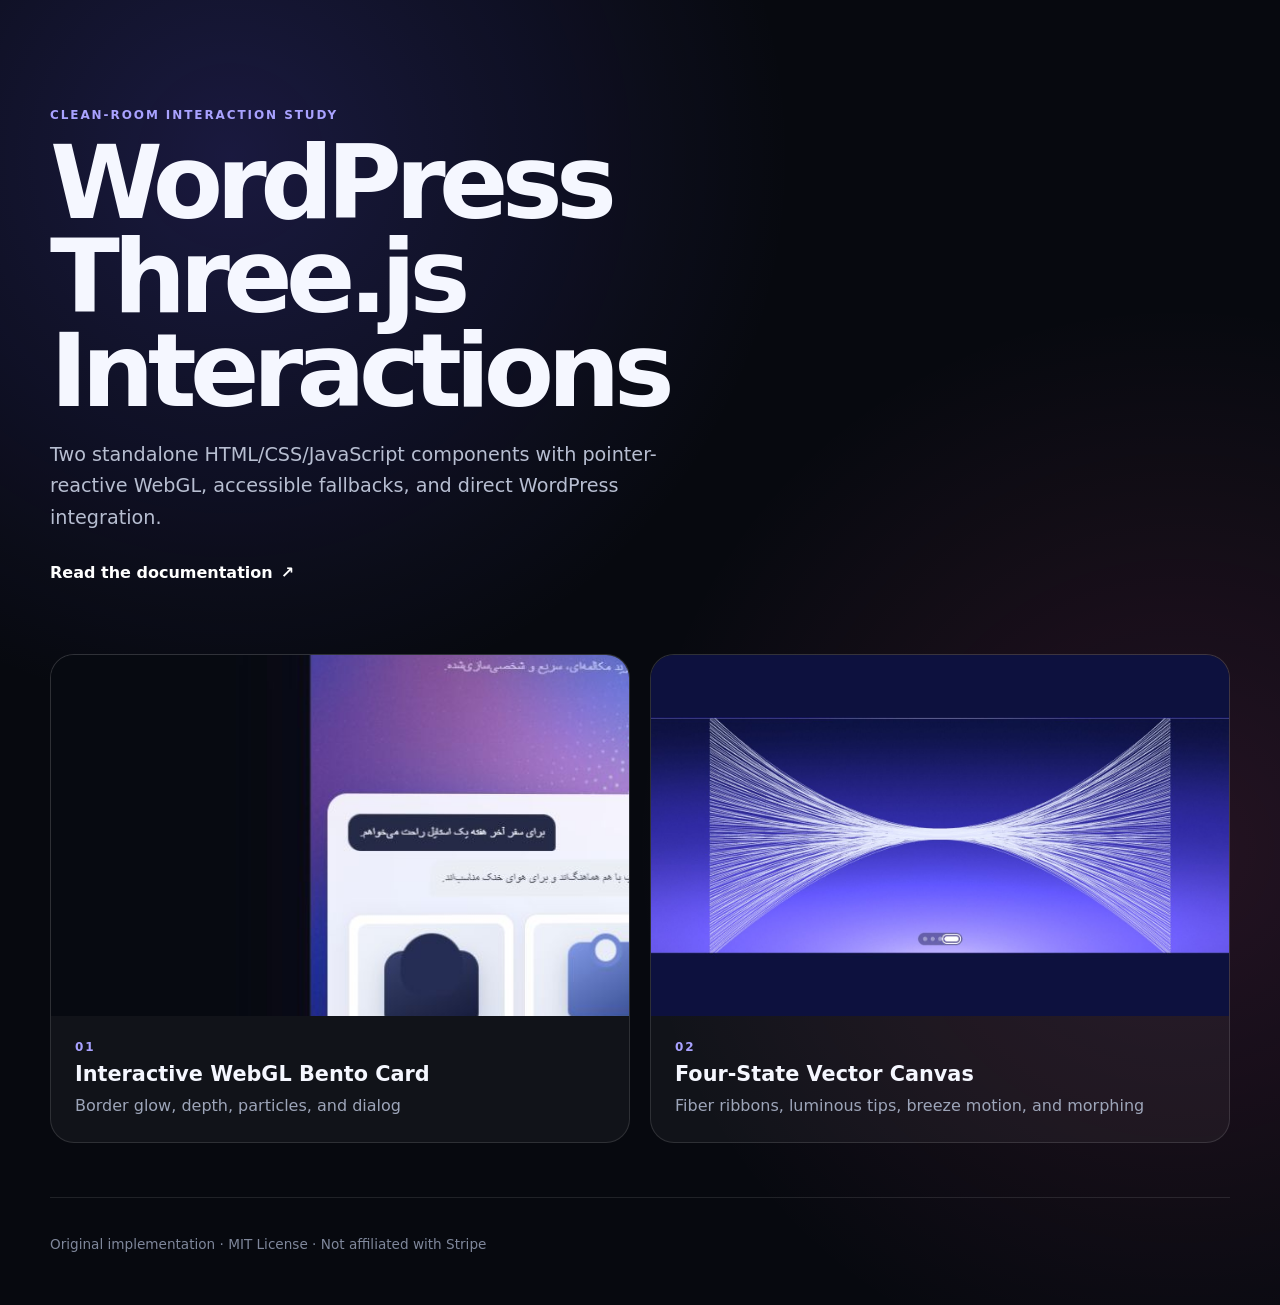
<file: index.html>
<!doctype html>
<html lang="en">
<head>
  <meta charset="utf-8">
  <meta name="viewport" content="width=device-width, initial-scale=1">
  <meta name="color-scheme" content="dark">
  <meta name="description" content="WordPress-ready Three.js interaction components: a WebGL Bento card and a four-state vector canvas.">
  <title>WordPress Three.js Interactions</title>
  <link rel="stylesheet" href="./site.css">
</head>
<body>
  <main class="site-shell">
    <header class="hero">
      <p class="eyebrow">CLEAN-ROOM INTERACTION STUDY</p>
      <h1>WordPress Three.js Interactions</h1>
      <p>Two standalone HTML/CSS/JavaScript components with pointer-reactive WebGL, accessible fallbacks, and direct WordPress integration.</p>
      <a class="docs-link" href="./README.md">Read the documentation <span aria-hidden="true">↗</span></a>
    </header>

    <section class="demo-grid" aria-label="Available demos">
      <a class="demo-card" href="./bento-card/">
        <img src="./bento-card/previews/preview-hover.png" alt="Pointer-reactive Bento card preview">
        <span class="demo-copy">
          <span class="demo-index">01</span>
          <strong>Interactive WebGL Bento Card</strong>
          <span>Border glow, depth, particles, and dialog</span>
        </span>
      </a>

      <a class="demo-card" href="./vector-canvas/">
        <img src="./vector-canvas/previews/preview-state-3.png" alt="Four-state vector canvas preview">
        <span class="demo-copy">
          <span class="demo-index">02</span>
          <strong>Four-State Vector Canvas</strong>
          <span>Fiber ribbons, luminous tips, breeze motion, and morphing</span>
        </span>
      </a>
    </section>

    <footer>
      <p>Original implementation · MIT License · Not affiliated with Stripe</p>
    </footer>
  </main>
</body>
</html>
</file>
<file: site.css>
:root {
  color-scheme: dark;
  font-family: Inter, ui-sans-serif, system-ui, -apple-system, BlinkMacSystemFont, "Segoe UI", sans-serif;
  background: #07090f;
  color: #f5f7ff;
}

* { box-sizing: border-box; }

body {
  min-width: 320px;
  min-height: 100vh;
  margin: 0;
  background:
    radial-gradient(circle at 18% 12%, rgba(99, 91, 255, .2), transparent 35rem),
    radial-gradient(circle at 92% 65%, rgba(255, 93, 177, .12), transparent 34rem),
    #07090f;
}

.site-shell {
  width: min(1180px, calc(100% - 40px));
  margin: 0 auto;
  padding: 96px 0 40px;
}

.hero { max-width: 780px; }

.eyebrow,
.demo-index {
  color: #a9a2ff;
  font-size: .75rem;
  font-weight: 800;
  letter-spacing: .16em;
}

h1 {
  max-width: 740px;
  margin: 14px 0 20px;
  font-size: clamp(2.8rem, 8vw, 6.8rem);
  line-height: .92;
  letter-spacing: -.065em;
}

.hero > p:not(.eyebrow) {
  max-width: 680px;
  color: #b7bed1;
  font-size: clamp(1rem, 2vw, 1.2rem);
  line-height: 1.65;
}

.docs-link {
  display: inline-flex;
  gap: 8px;
  margin-top: 10px;
  color: #fff;
  font-weight: 750;
  text-decoration: none;
}

.docs-link:hover { color: #c8c4ff; }

.demo-grid {
  display: grid;
  grid-template-columns: repeat(2, minmax(0, 1fr));
  gap: 20px;
  margin-top: 72px;
}

.demo-card {
  overflow: hidden;
  border: 1px solid rgba(255,255,255,.12);
  border-radius: 24px;
  background: rgba(255,255,255,.045);
  color: inherit;
  text-decoration: none;
  transition: transform 220ms ease, border-color 220ms ease, background 220ms ease;
}

.demo-card:hover,
.demo-card:focus-visible {
  transform: translateY(-5px);
  border-color: rgba(169,162,255,.55);
  background: rgba(255,255,255,.075);
}

.demo-card:focus-visible { outline: 3px solid #8078ff; outline-offset: 3px; }

.demo-card img {
  display: block;
  width: 100%;
  aspect-ratio: 16 / 10;
  object-fit: cover;
  background: #0a0d17;
}

.demo-copy {
  display: grid;
  gap: 8px;
  padding: 24px;
}

.demo-copy strong { font-size: 1.3rem; }
.demo-copy > span:last-child { color: #9da5b9; line-height: 1.5; }

footer {
  margin-top: 54px;
  border-top: 1px solid rgba(255,255,255,.1);
  padding-top: 24px;
  color: #7f879b;
  font-size: .85rem;
}

@media (max-width: 720px) {
  .site-shell { width: min(100% - 28px, 560px); padding-top: 62px; }
  .demo-grid { grid-template-columns: 1fr; margin-top: 48px; }
}

@media (prefers-reduced-motion: reduce) {
  .demo-card { transition: none; }
}
</file>
